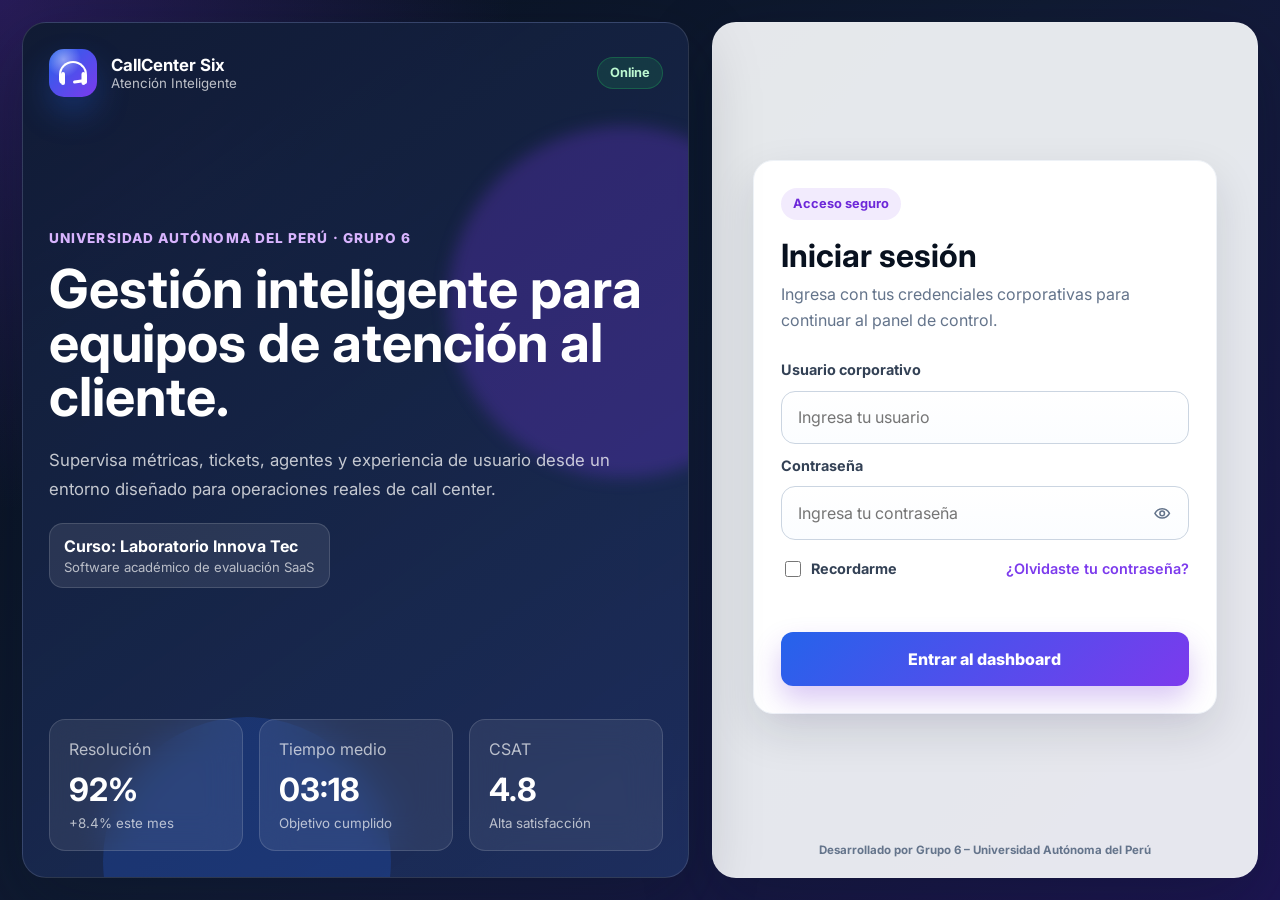
<file: index.html>
<!DOCTYPE html>
<html lang="es">
<head>
  <meta charset="UTF-8">
  <meta name="viewport" content="width=device-width, initial-scale=1.0">
  <title>CallCenter Six | Login</title>
  <link rel="preconnect" href="https://fonts.googleapis.com">
  <link rel="preconnect" href="https://fonts.gstatic.com" crossorigin>
  <link href="https://fonts.googleapis.com/css2?family=Inter:wght@400;500;600;700;800&display=swap" rel="stylesheet">
  <link rel="stylesheet" href="css/styles.css">
</head>
<body>
  <main class="login-shell">
    <section class="brand-panel" aria-label="Resumen del sistema">
      <nav class="login-nav">
        <div class="brand-mark">
          <span class="logo-mark" aria-hidden="true">
            <span class="headset-band"></span>
            <span class="headset-dot"></span>
          </span>
          <div>
            <strong>CallCenter Six</strong>
            <small>Atención Inteligente</small>
          </div>
        </div>
        <span class="status-pill">Online</span>
      </nav>

      <div class="hero-copy">
        <span class="eyebrow">Universidad Autónoma del Perú · Grupo 6</span>
        <h1>Gestión inteligente para equipos de atención al cliente.</h1>
        <p>
          Supervisa métricas, tickets, agentes y experiencia de usuario desde
          un entorno diseñado para operaciones reales de call center.
        </p>
        <div class="academic-chip">
          <strong>Curso: Laboratorio Innova Tec</strong>
          <span>Software académico de evaluación SaaS</span>
        </div>
      </div>

      <div class="ops-grid" aria-label="Indicadores operativos">
        <article>
          <span>Resolución</span>
          <strong>92%</strong>
          <small>+8.4% este mes</small>
        </article>
        <article>
          <span>Tiempo medio</span>
          <strong>03:18</strong>
          <small>Objetivo cumplido</small>
        </article>
        <article>
          <span>CSAT</span>
          <strong>4.8</strong>
          <small>Alta satisfacción</small>
        </article>
      </div>
    </section>

    <section class="login-panel" aria-label="Inicio de sesión">
      <div class="login-card">
        <div class="card-header">
          <span class="secure-badge">Acceso seguro</span>
          <h2>Iniciar sesión</h2>
          <p>Ingresa con tus credenciales corporativas para continuar al panel de control.</p>
        </div>

        <form id="loginForm" class="login-form" novalidate>
          <label for="username">Usuario corporativo</label>
          <input
            type="text"
            id="username"
            name="username"
            placeholder="Ingresa tu usuario"
            autocomplete="username"
            required
          >

          <label for="password">Contraseña</label>
          <div class="password-field">
            <input
              type="password"
              id="password"
              name="password"
              placeholder="Ingresa tu contraseña"
              autocomplete="current-password"
              minlength="6"
              required
            >
            <button type="button" id="togglePassword" class="password-toggle" aria-label="Mostrar contraseña" aria-pressed="false">
              <svg class="eye-open" viewBox="0 0 24 24" aria-hidden="true">
                <path d="M2.5 12s3.5-6 9.5-6 9.5 6 9.5 6-3.5 6-9.5 6-9.5-6-9.5-6Z"></path>
                <circle cx="12" cy="12" r="3"></circle>
              </svg>
              <svg class="eye-closed" viewBox="0 0 24 24" aria-hidden="true">
                <path d="M3 3l18 18"></path>
                <path d="M10.7 5.2A10.6 10.6 0 0 1 12 5c6 0 9.5 7 9.5 7a17 17 0 0 1-2.4 3.2"></path>
                <path d="M6.1 6.6C3.7 8.2 2.5 12 2.5 12s3.5 7 9.5 7c1.4 0 2.7-.4 3.8-1"></path>
                <path d="M9.9 9.9A3 3 0 0 0 14.1 14.1"></path>
              </svg>
            </button>
          </div>

          <div class="form-row">
            <label class="check-option">
              <input type="checkbox" id="remember">
              <span>Recordarme</span>
            </label>
            <a href="#" aria-label="Recuperar contraseña">¿Olvidaste tu contraseña?</a>
          </div>

          <p id="formMessage" class="form-message" aria-live="polite"></p>

          <button type="submit" class="primary-button">
            <span>Entrar al dashboard</span>
          </button>
        </form>
      </div>
      <footer class="login-footer">Desarrollado por Grupo 6 – Universidad Autónoma del Perú</footer>
    </section>
  </main>

  <script src="js/main.js"></script>
</body>
</html>
</file>
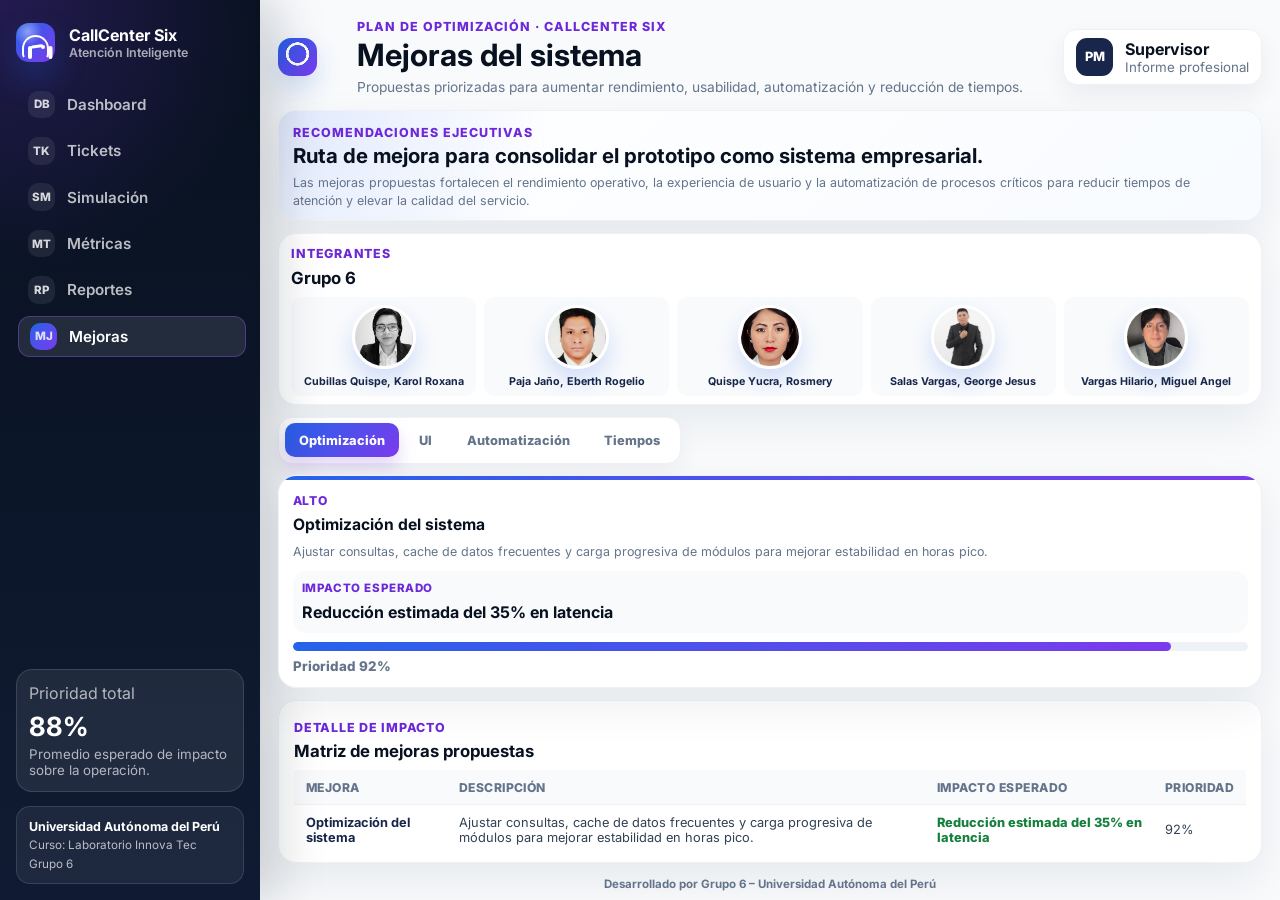
<file: pages/mejoras.html>
<!DOCTYPE html>
<html lang="es">
<head>
  <meta charset="UTF-8">
  <meta name="viewport" content="width=device-width, initial-scale=1.0">
  <title>Mejoras | CallCenter Six</title>
  <link rel="preconnect" href="https://fonts.googleapis.com">
  <link rel="preconnect" href="https://fonts.gstatic.com" crossorigin>
  <link href="https://fonts.googleapis.com/css2?family=Inter:wght@400;500;600;700;800&display=swap" rel="stylesheet">
  <link rel="stylesheet" href="../css/styles.css">
</head>
<body class="app-body">
  <div class="app-layout">
    <aside class="sidebar" aria-label="Navegación principal">
      <a class="app-brand" href="dashboard.html" aria-label="CallCenter Six">
        <span class="logo-mark small" aria-hidden="true"><span class="headset-band"></span><span class="headset-dot"></span></span>
        <span>
          <strong>CallCenter Six</strong>
          <small>Atención Inteligente</small>
        </span>
      </a>

      <nav class="side-nav">
        <a href="dashboard.html"><span>DB</span>Dashboard</a>
        <a href="tickets.html"><span>TK</span>Tickets</a>
        <a href="simulacion.html"><span>SM</span>Simulación</a>
        <a href="metricas.html"><span>MT</span>Métricas</a>
        <a href="reportes.html"><span>RP</span>Reportes</a>
        <a class="active" href="mejoras.html"><span>MJ</span>Mejoras</a>
      </nav>

      <div class="sidebar-card">
        <span>Prioridad total</span>
        <strong id="improvementPriority">--</strong>
        <small>Promedio esperado de impacto sobre la operación.</small>
      </div>
      <div class="academic-block">
        <strong>Universidad Autónoma del Perú</strong>
        <span>Curso: Laboratorio Innova Tec</span>
        <span>Grupo 6</span>
      </div>
    </aside>

    <main class="dashboard-main improvements-main">
      <header class="dashboard-header">
        <div>
          <span class="page-kicker">Plan de optimización · CallCenter Six</span>
          <h1>Mejoras del sistema</h1>
          <p>Propuestas priorizadas para aumentar rendimiento, usabilidad, automatización y reducción de tiempos.</p>
        </div>
        <div class="header-actions">
          <div class="user-chip">
            <span>PM</span>
            <div>
              <strong id="currentUser">Supervisor</strong>
              <small>Informe profesional</small>
            </div>
          </div>
        </div>
      </header>

      <section class="improvements-hero panel">
        <div>
          <span class="page-kicker">Recomendaciones ejecutivas</span>
          <h2>Ruta de mejora para consolidar el prototipo como sistema empresarial.</h2>
          <p id="improvementSummary">Cargando recomendaciones...</p>
        </div>
      </section>

      <section class="panel members-panel">
        <div class="panel-header">
          <div>
            <span>Integrantes</span>
            <h2>Grupo 6</h2>
          </div>
        </div>
        <div class="members-list">
          <article>
            <img class="member-photo" src="../assets/team/karol.jpg" alt="Foto de Karol Roxana Cubillas Quispe">
            <span>Cubillas Quispe, Karol Roxana</span>
          </article>
          <article>
            <img class="member-photo" src="../assets/team/eberth.jpg" alt="Foto de Eberth Rogelio Paja Jaño">
            <span>Paja Jaño, Eberth Rogelio</span>
          </article>
          <article>
            <img class="member-photo" src="../assets/team/rosmery.jpg" alt="Foto de Rosmery Quispe Yucra">
            <span>Quispe Yucra, Rosmery</span>
          </article>
          <article>
            <img class="member-photo" src="../assets/team/george.jpg" alt="Foto de George Jesus Salas Vargas">
            <span>Salas Vargas, George Jesus</span>
          </article>
          <article>
            <img class="member-photo" src="../assets/team/miguel.jpg" alt="Foto de Miguel Angel Vargas Hilario">
            <span>Vargas Hilario, Miguel Angel</span>
          </article>
        </div>
      </section>

      <nav class="subtabs" aria-label="Tipos de mejoras">
        <button class="active" type="button" data-improvement-tab="0">Optimización</button>
        <button type="button" data-improvement-tab="1">UI</button>
        <button type="button" data-improvement-tab="2">Automatización</button>
        <button type="button" data-improvement-tab="3">Tiempos</button>
      </nav>

      <section class="improvements-grid" id="improvementsGrid" aria-label="Lista de mejoras propuestas"></section>

      <section class="panel improvement-report">
        <div class="panel-header">
          <div>
            <span>Detalle de impacto</span>
            <h2>Matriz de mejoras propuestas</h2>
          </div>
        </div>
        <div class="table-scroll">
          <table class="tickets-table report-table">
            <thead>
              <tr>
                <th>Mejora</th>
                <th>Descripción</th>
                <th>Impacto esperado</th>
                <th>Prioridad</th>
              </tr>
            </thead>
            <tbody id="improvementsTableBody"></tbody>
          </table>
        </div>
      </section>
      <footer class="app-footer">Desarrollado por Grupo 6 – Universidad Autónoma del Perú</footer>
    </main>
  </div>

  <script src="../js/main.js"></script>
</body>
</html>
</file>
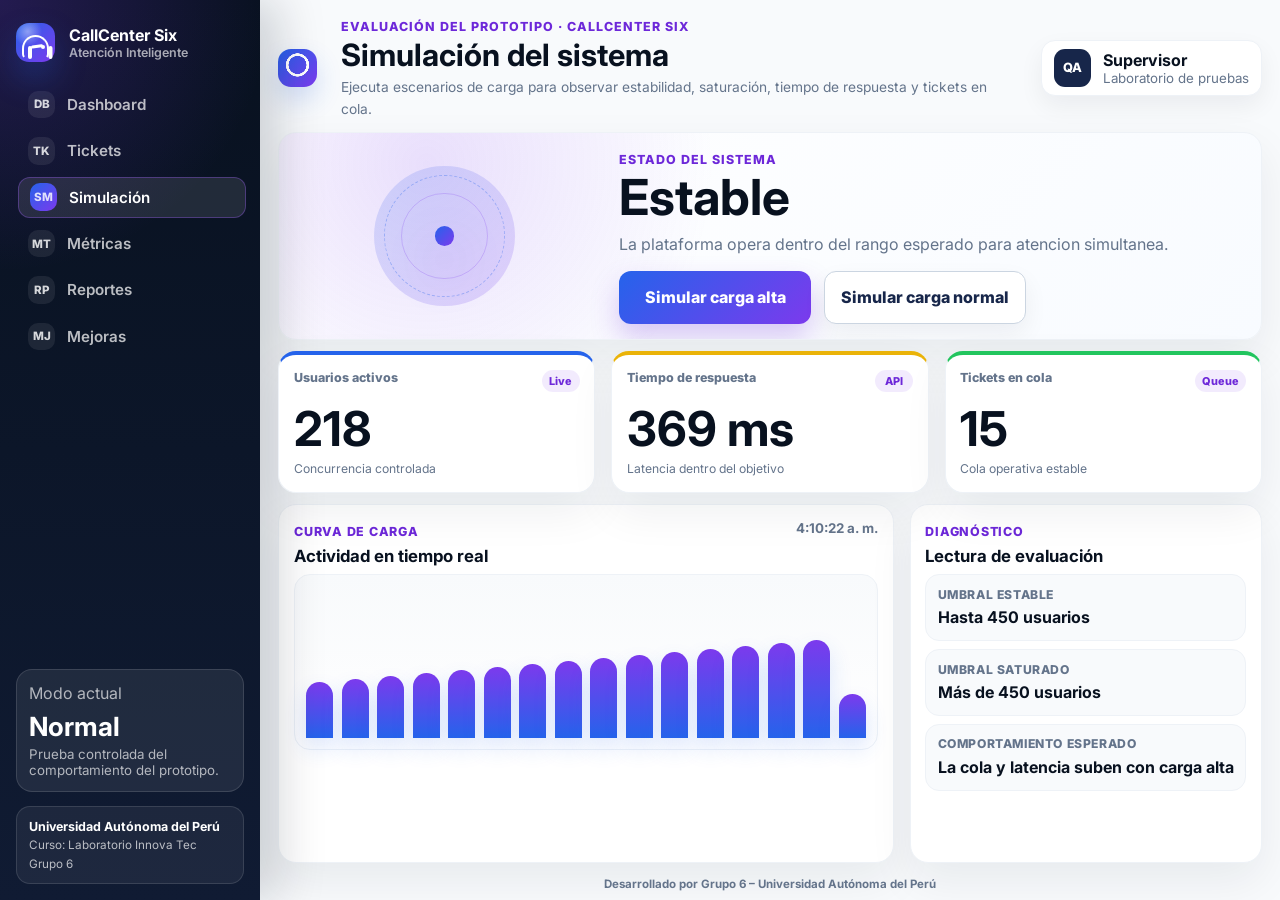
<file: pages/simulacion.html>
<!DOCTYPE html>
<html lang="es">
<head>
  <meta charset="UTF-8">
  <meta name="viewport" content="width=device-width, initial-scale=1.0">
  <title>Simulación | CallCenter Six</title>
  <link rel="preconnect" href="https://fonts.googleapis.com">
  <link rel="preconnect" href="https://fonts.gstatic.com" crossorigin>
  <link href="https://fonts.googleapis.com/css2?family=Inter:wght@400;500;600;700;800&display=swap" rel="stylesheet">
  <link rel="stylesheet" href="../css/styles.css">
</head>
<body class="app-body">
  <div class="app-layout">
    <aside class="sidebar" aria-label="Navegación principal">
      <a class="app-brand" href="dashboard.html" aria-label="CallCenter Six">
        <span class="logo-mark small" aria-hidden="true"><span class="headset-band"></span><span class="headset-dot"></span></span>
        <span>
          <strong>CallCenter Six</strong>
          <small>Atención Inteligente</small>
        </span>
      </a>

      <nav class="side-nav">
        <a href="dashboard.html"><span>DB</span>Dashboard</a>
        <a href="tickets.html"><span>TK</span>Tickets</a>
        <a class="active" href="simulacion.html"><span>SM</span>Simulación</a>
        <a href="metricas.html"><span>MT</span>Métricas</a>
        <a href="reportes.html"><span>RP</span>Reportes</a>
        <a href="mejoras.html"><span>MJ</span>Mejoras</a>
      </nav>

      <div class="sidebar-card">
        <span>Modo actual</span>
        <strong id="simulationMode">Normal</strong>
        <small>Prueba controlada del comportamiento del prototipo.</small>
      </div>
      <div class="academic-block">
        <strong>Universidad Autónoma del Perú</strong>
        <span>Curso: Laboratorio Innova Tec</span>
        <span>Grupo 6</span>
      </div>
    </aside>

    <main class="dashboard-main simulation-main">
      <header class="dashboard-header">
        <div>
          <span class="page-kicker">Evaluación del prototipo · CallCenter Six</span>
          <h1>Simulación del sistema</h1>
          <p>Ejecuta escenarios de carga para observar estabilidad, saturación, tiempo de respuesta y tickets en cola.</p>
        </div>
        <div class="header-actions">
          <div class="user-chip">
            <span>QA</span>
            <div>
              <strong id="currentUser">Supervisor</strong>
              <small>Laboratorio de pruebas</small>
            </div>
          </div>
        </div>
      </header>

      <section class="simulation-hero panel">
        <div class="system-orb" id="systemOrb" aria-hidden="true">
          <span></span>
        </div>

        <div class="simulation-state">
          <span class="page-kicker">Estado del sistema</span>
          <h2 id="systemStatus">Estable</h2>
          <p id="systemNarrative">La plataforma opera dentro del rango esperado para atención simultánea.</p>
          <div class="simulation-actions">
            <button class="primary-button" type="button" id="simulateHigh">Simular carga alta</button>
            <button class="ghost-button" type="button" id="simulateNormal">Simular carga normal</button>
          </div>
        </div>
      </section>

      <section class="simulation-grid" aria-label="Métricas de simulación">
        <article class="kpi-card simulation-card">
          <div class="kpi-top">
            <span>Usuarios activos</span>
            <i>Live</i>
          </div>
          <strong id="activeUsers">--</strong>
          <small id="activeUsersTrend">Simulación lista</small>
        </article>

        <article class="kpi-card simulation-card">
          <div class="kpi-top">
            <span>Tiempo de respuesta</span>
            <i>API</i>
          </div>
          <strong id="responseTime">--</strong>
          <small id="responseTrend">Monitoreo en milisegundos</small>
        </article>

        <article class="kpi-card simulation-card">
          <div class="kpi-top">
            <span>Tickets en cola</span>
            <i>Queue</i>
          </div>
          <strong id="queuedTickets">--</strong>
          <small id="queueTrend">Casos esperando asignación</small>
        </article>
      </section>

      <section class="simulation-detail-grid">
        <article class="panel load-panel">
          <div class="panel-header">
            <div>
              <span>Curva de carga</span>
              <h2>Actividad en tiempo real</h2>
            </div>
            <small id="simulationClock">--:--:--</small>
          </div>
          <div class="load-bars" id="loadBars" aria-label="Barras de carga del sistema"></div>
        </article>

        <article class="panel">
          <div class="panel-header">
            <div>
              <span>Diagnóstico</span>
              <h2>Lectura de evaluación</h2>
            </div>
          </div>
          <div class="diagnostic-list">
            <div>
              <span>Umbral estable</span>
              <strong>Hasta 450 usuarios</strong>
            </div>
            <div>
              <span>Umbral saturado</span>
              <strong>Más de 450 usuarios</strong>
            </div>
            <div>
              <span>Comportamiento esperado</span>
              <strong>La cola y latencia suben con carga alta</strong>
            </div>
          </div>
        </article>
      </section>
      <footer class="app-footer">Desarrollado por Grupo 6 – Universidad Autónoma del Perú</footer>
    </main>
  </div>

  <script src="../js/main.js"></script>
</body>
</html>
</file>
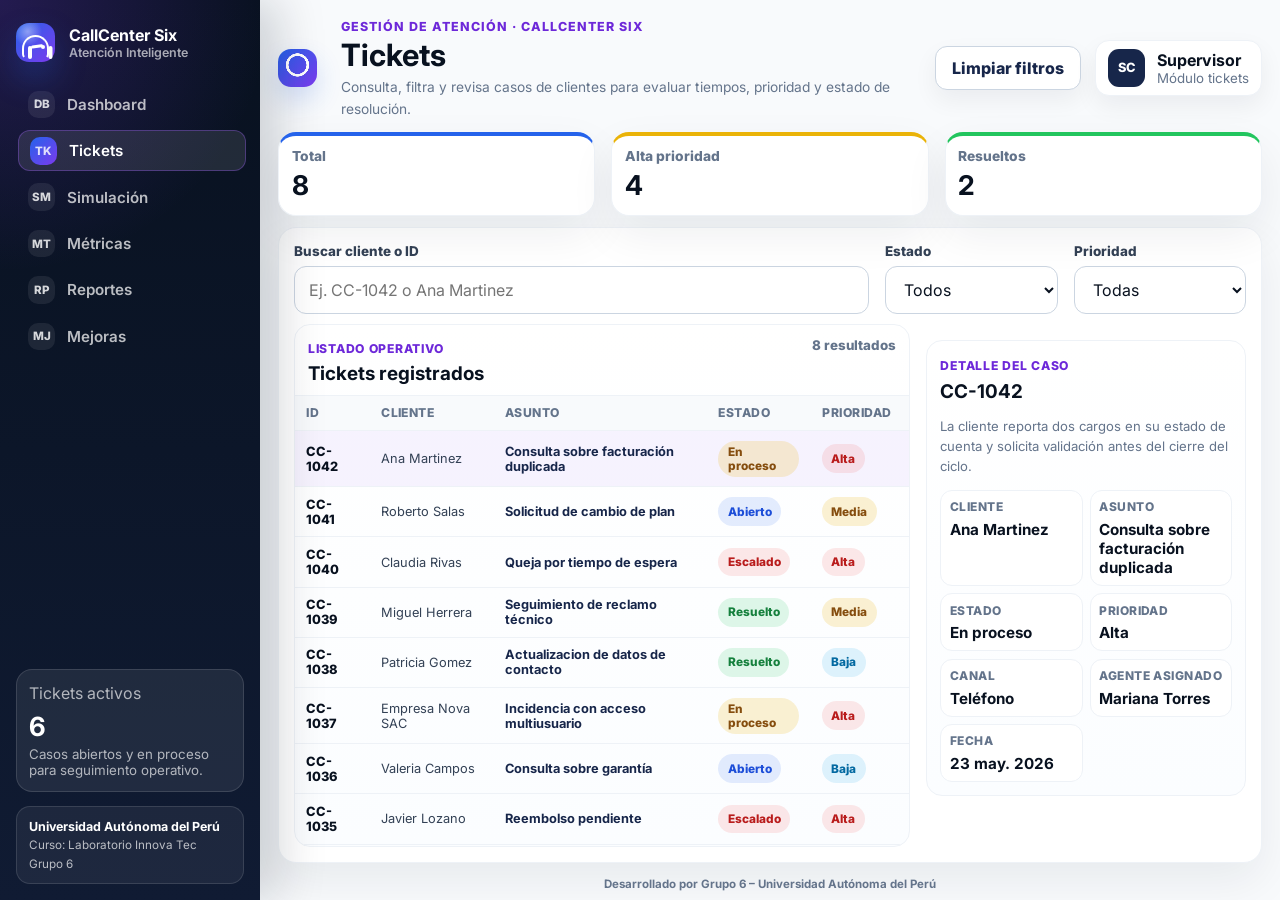
<file: pages/tickets.html>
<!DOCTYPE html>
<html lang="es">
<head>
  <meta charset="UTF-8">
  <meta name="viewport" content="width=device-width, initial-scale=1.0">
  <title>Tickets | CallCenter Six</title>
  <link rel="preconnect" href="https://fonts.googleapis.com">
  <link rel="preconnect" href="https://fonts.gstatic.com" crossorigin>
  <link href="https://fonts.googleapis.com/css2?family=Inter:wght@400;500;600;700;800&display=swap" rel="stylesheet">
  <link rel="stylesheet" href="../css/styles.css">
</head>
<body class="app-body">
  <div class="app-layout">
    <aside class="sidebar" aria-label="Navegación principal">
      <a class="app-brand" href="dashboard.html" aria-label="CallCenter Six">
        <span class="logo-mark small" aria-hidden="true"><span class="headset-band"></span><span class="headset-dot"></span></span>
        <span>
          <strong>CallCenter Six</strong>
          <small>Atención Inteligente</small>
        </span>
      </a>

      <nav class="side-nav">
        <a href="dashboard.html"><span>DB</span>Dashboard</a>
        <a class="active" href="tickets.html"><span>TK</span>Tickets</a>
        <a href="simulacion.html"><span>SM</span>Simulación</a>
        <a href="metricas.html"><span>MT</span>Métricas</a>
        <a href="reportes.html"><span>RP</span>Reportes</a>
        <a href="mejoras.html"><span>MJ</span>Mejoras</a>
      </nav>

      <div class="sidebar-card">
        <span>Tickets activos</span>
        <strong id="ticketsActiveCount">--</strong>
        <small>Casos abiertos y en proceso para seguimiento operativo.</small>
      </div>
      <div class="academic-block">
        <strong>Universidad Autónoma del Perú</strong>
        <span>Curso: Laboratorio Innova Tec</span>
        <span>Grupo 6</span>
      </div>
    </aside>

    <main class="dashboard-main tickets-main">
      <header class="dashboard-header">
        <div>
          <span class="page-kicker">Gestión de atención · CallCenter Six</span>
          <h1>Tickets</h1>
          <p>Consulta, filtra y revisa casos de clientes para evaluar tiempos, prioridad y estado de resolución.</p>
        </div>
        <div class="header-actions">
          <button class="ghost-button" type="button" id="clearTicketFilters">Limpiar filtros</button>
          <div class="user-chip">
            <span>SC</span>
            <div>
              <strong id="currentUser">Supervisor</strong>
              <small>Módulo tickets</small>
            </div>
          </div>
        </div>
      </header>

      <section class="ticket-summary" aria-label="Resumen de tickets">
        <article>
          <span>Total</span>
          <strong id="ticketTotal">--</strong>
        </article>
        <article>
          <span>Alta prioridad</span>
          <strong id="ticketHighPriority">--</strong>
        </article>
        <article>
          <span>Resueltos</span>
          <strong id="ticketResolved">--</strong>
        </article>
      </section>

      <section class="panel ticket-workspace">
        <div class="ticket-toolbar">
          <label class="search-control" for="ticketSearch">
            <span>Buscar cliente o ID</span>
            <input id="ticketSearch" type="search" placeholder="Ej. CC-1042 o Ana Martinez">
          </label>

          <label for="statusFilter">
            <span>Estado</span>
            <select id="statusFilter">
              <option value="todos">Todos</option>
              <option value="Abierto">Abierto</option>
              <option value="En proceso">En proceso</option>
              <option value="Escalado">Escalado</option>
              <option value="Resuelto">Resuelto</option>
            </select>
          </label>

          <label for="priorityFilter">
            <span>Prioridad</span>
            <select id="priorityFilter">
              <option value="todas">Todas</option>
              <option value="Alta">Alta</option>
              <option value="Media">Media</option>
              <option value="Baja">Baja</option>
            </select>
          </label>
        </div>

        <div class="ticket-content">
          <div class="table-card">
            <div class="table-header">
              <div>
                <span>Listado operativo</span>
                <h2>Tickets registrados</h2>
              </div>
              <small id="ticketResultCount">-- resultados</small>
            </div>

            <div class="table-scroll">
              <table class="tickets-table">
                <thead>
                  <tr>
                    <th>ID</th>
                    <th>Cliente</th>
                    <th>Asunto</th>
                    <th>Estado</th>
                    <th>Prioridad</th>
                    <th>Fecha</th>
                  </tr>
                </thead>
                <tbody id="ticketsTableBody"></tbody>
              </table>
            </div>
          </div>

          <aside class="ticket-detail" id="ticketDetail" aria-label="Detalle de ticket">
            <span class="detail-kicker">Detalle del caso</span>
            <h2>Selecciona un ticket</h2>
            <p>Haz click en cualquier fila para revisar información del cliente, estado, prioridad y descripción del caso.</p>
          </aside>
        </div>
      </section>
      <footer class="app-footer">Desarrollado por Grupo 6 – Universidad Autónoma del Perú</footer>
    </main>
  </div>

  <script src="../js/main.js"></script>
</body>
</html>
</file>
<file: css/styles.css>
:root {
  --navy-950: #08111f;
  --navy-900: #101b33;
  --navy-800: #17264a;
  --navy-700: #203467;
  --purple-700: #6d28d9;
  --purple-600: #7c3aed;
  --purple-500: #9b5cf6;
  --blue-500: #2563eb;
  --white: #ffffff;
  --slate-50: #f8fafc;
  --slate-100: #eef2f7;
  --slate-300: #cbd5e1;
  --slate-500: #64748b;
  --slate-700: #334155;
  --success: #22c55e;
  --danger: #ef4444;
  --shadow: 0 24px 70px rgba(8, 17, 31, 0.28);
  --info: #2563eb;
  --warning: #eab308;
}

* {
  box-sizing: border-box;
}

html,
body {
  height: 100%;
}

body {
  margin: 0;
  min-height: 100vh;
  font-family: "Inter", Arial, sans-serif;
  color: var(--navy-950);
  background:
    radial-gradient(circle at top left, rgba(124, 58, 237, 0.28), transparent 32rem),
    linear-gradient(135deg, #07101e 0%, #101b33 48%, #1d1552 100%);
  overflow: hidden;
}

a {
  color: var(--purple-600);
  font-weight: 600;
  text-decoration: none;
}

.login-shell {
  display: grid;
  grid-template-columns: minmax(0, 1.1fr) minmax(24rem, 0.9fr);
  height: 100vh;
  min-height: 0;
  padding: 1.4rem;
  gap: 1.4rem;
  overflow: hidden;
}

.brand-panel,
.login-panel {
  border: 1px solid rgba(255, 255, 255, 0.12);
}

.brand-panel {
  position: relative;
  overflow: hidden;
  display: flex;
  flex-direction: column;
  justify-content: space-between;
  min-height: 0;
  height: calc(100vh - 2.8rem);
  padding: 1.6rem;
  color: var(--white);
  border-radius: 24px;
  background:
    linear-gradient(145deg, rgba(16, 27, 51, 0.96), rgba(32, 52, 103, 0.78));
  box-shadow: var(--shadow);
}

.brand-panel::before,
.brand-panel::after {
  content: "";
  position: absolute;
  border-radius: 999px;
  pointer-events: none;
}

.brand-panel::before {
  width: 22rem;
  height: 22rem;
  right: -7rem;
  top: 12%;
  background: rgba(124, 58, 237, 0.26);
  filter: blur(8px);
}

.brand-panel::after {
  width: 18rem;
  height: 18rem;
  left: 12%;
  bottom: -8rem;
  background: rgba(37, 99, 235, 0.22);
}

.login-nav,
.hero-copy,
.ops-grid {
  position: relative;
  z-index: 1;
}

.login-nav {
  display: flex;
  align-items: center;
  justify-content: space-between;
  gap: 1rem;
}

.brand-mark {
  display: flex;
  align-items: center;
  gap: 0.85rem;
}

.brand-icon {
  display: grid;
  width: 3rem;
  height: 3rem;
  place-items: center;
  border-radius: 14px;
  background: linear-gradient(135deg, var(--blue-500), var(--purple-600));
  font-weight: 800;
  letter-spacing: 0;
}

.logo-mark {
  position: relative;
  display: grid;
  width: 3rem;
  height: 3rem;
  place-items: center;
  flex: 0 0 auto;
  border-radius: 15px;
  background:
    radial-gradient(circle at 30% 22%, rgba(255, 255, 255, 0.42), transparent 35%),
    linear-gradient(135deg, var(--blue-500), var(--purple-600));
  box-shadow: 0 16px 32px rgba(37, 99, 235, 0.28);
}

.logo-mark.small {
  width: 2.45rem;
  height: 2.45rem;
  border-radius: 13px;
}

.logo-mark::before,
.logo-mark::after,
.headset-band,
.headset-dot {
  content: "";
  position: absolute;
  pointer-events: none;
}

.logo-mark::before {
  width: 1.45rem;
  height: 1.25rem;
  border: 0.18rem solid #ffffff;
  border-bottom-color: transparent;
  border-radius: 1.2rem 1.2rem 0.45rem 0.45rem;
  top: 0.72rem;
}

.logo-mark::after {
  width: 0.26rem;
  height: 0.78rem;
  left: 0.72rem;
  top: 1.45rem;
  border-radius: 999px;
  background: #ffffff;
  box-shadow: 1.28rem 0 0 #ffffff;
}

.headset-band {
  width: 0.72rem;
  height: 0.18rem;
  right: 0.78rem;
  bottom: 0.88rem;
  border-radius: 999px;
  background: #ffffff;
  transform: rotate(-8deg);
}

.headset-dot {
  width: 0.28rem;
  height: 0.28rem;
  right: 0.62rem;
  bottom: 0.82rem;
  border-radius: 999px;
  background: #ffffff;
}

.academic-chip {
  display: grid;
  width: fit-content;
  gap: 0.2rem;
  margin-top: 1.25rem;
  padding: 0.75rem 0.9rem;
  border: 1px solid rgba(255, 255, 255, 0.14);
  border-radius: 14px;
  background: rgba(255, 255, 255, 0.09);
}

.academic-chip strong,
.academic-chip span {
  display: block;
}

.academic-chip span {
  color: rgba(255, 255, 255, 0.68);
  font-size: 0.82rem;
}

.brand-mark strong,
.brand-mark small {
  display: block;
}

.brand-mark strong {
  font-size: 1.05rem;
}

.brand-mark small {
  color: rgba(255, 255, 255, 0.72);
}

.status-pill,
.secure-badge {
  display: inline-flex;
  align-items: center;
  width: fit-content;
  min-height: 2rem;
  padding: 0.35rem 0.75rem;
  border-radius: 999px;
  font-size: 0.8rem;
  font-weight: 700;
}

.status-pill {
  color: #bbf7d0;
  background: rgba(34, 197, 94, 0.14);
  border: 1px solid rgba(34, 197, 94, 0.28);
}

.hero-copy {
  max-width: 45rem;
  padding: clamp(2.2rem, 6vh, 4.4rem) 0;
}

.eyebrow {
  display: inline-block;
  margin-bottom: 1rem;
  color: #d8b4fe;
  font-size: 0.85rem;
  font-weight: 800;
  text-transform: uppercase;
  letter-spacing: 0.08em;
}

.hero-copy h1 {
  margin: 0;
  font-size: clamp(2rem, 4.2vw, 4.6rem);
  line-height: 1;
  letter-spacing: 0;
}

.hero-copy p {
  max-width: 38rem;
  margin: 1.4rem 0 0;
  color: rgba(255, 255, 255, 0.75);
  font-size: 1.05rem;
  line-height: 1.7;
}

.ops-grid {
  display: grid;
  grid-template-columns: repeat(3, minmax(0, 1fr));
  gap: 1rem;
}

.ops-grid article {
  min-height: 8rem;
  padding: 1.2rem;
  border: 1px solid rgba(255, 255, 255, 0.14);
  border-radius: 16px;
  background: rgba(255, 255, 255, 0.08);
  backdrop-filter: blur(18px);
}

.ops-grid span,
.ops-grid small {
  display: block;
  color: rgba(255, 255, 255, 0.68);
}

.ops-grid strong {
  display: block;
  margin: 0.7rem 0 0.35rem;
  font-size: 2rem;
}

.login-panel {
  display: grid;
  grid-template-rows: minmax(0, 1fr) auto;
  min-height: 0;
  height: calc(100vh - 2.8rem);
  place-items: center;
  padding: 1.2rem;
  border-radius: 24px;
  background: rgba(248, 250, 252, 0.92);
  box-shadow: var(--shadow);
}

.login-card {
  width: min(100%, 29rem);
  padding: clamp(1.45rem, 3vh, 2.1rem);
  border: 1px solid var(--slate-100);
  border-radius: 20px;
  background: var(--white);
  box-shadow: 0 18px 45px rgba(15, 23, 42, 0.12);
}

.secure-badge {
  color: var(--purple-700);
  background: rgba(124, 58, 237, 0.1);
}

.card-header h2 {
  margin: 1.15rem 0 0.55rem;
  color: var(--navy-950);
  font-size: 2rem;
  line-height: 1.1;
}

.card-header p {
  margin: 0 0 1.75rem;
  color: var(--slate-500);
  line-height: 1.6;
}

.login-form {
  display: grid;
  gap: 0.78rem;
}

.login-form label {
  color: var(--slate-700);
  font-size: 0.9rem;
  font-weight: 700;
}

.login-form input[type="text"],
.login-form input[type="password"],
.password-field {
  width: 100%;
}

.login-form input[type="text"],
.login-form input[type="password"] {
  min-height: 3.35rem;
  padding: 0 1rem;
  border: 1px solid var(--slate-300);
  border-radius: 14px;
  color: var(--navy-950);
  background: linear-gradient(180deg, #ffffff, #fbfdff);
  font: inherit;
  outline: none;
  transition: border-color 180ms ease, box-shadow 180ms ease, background 180ms ease;
}

.login-form input:focus {
  border-color: var(--purple-600);
  background: var(--white);
  box-shadow: 0 0 0 4px rgba(124, 58, 237, 0.14), 0 14px 28px rgba(15, 23, 42, 0.06);
}

.password-field {
  position: relative;
  display: flex;
  align-items: center;
}

.password-field input {
  padding-right: 3.75rem;
}

.password-toggle {
  position: absolute;
  top: 50%;
  right: 0.5rem;
  display: grid;
  width: 2.35rem;
  height: 2.35rem;
  min-width: 2.35rem;
  place-items: center;
  border: 0;
  border-radius: 12px;
  color: var(--slate-500);
  background: transparent;
  cursor: pointer;
  transform: translateY(-50%);
  transition: color 180ms ease, background 180ms ease, transform 180ms ease;
}

.password-field:focus-within .password-toggle {
  color: var(--purple-700);
}

.password-toggle:hover {
  color: var(--purple-700);
  background: rgba(124, 58, 237, 0.1);
}

.password-toggle:active {
  transform: translateY(-50%) scale(0.94);
}

.password-toggle svg {
  grid-area: 1 / 1;
  width: 1.15rem;
  height: 1.15rem;
  fill: none;
  stroke: currentColor;
  stroke-linecap: round;
  stroke-linejoin: round;
  stroke-width: 2;
  transition: opacity 180ms ease, transform 180ms ease;
}

.password-toggle .eye-closed {
  opacity: 0;
  transform: scale(0.72) rotate(-10deg);
}

.password-toggle.is-visible .eye-open {
  opacity: 0;
  transform: scale(0.72) rotate(10deg);
}

.password-toggle.is-visible .eye-closed {
  opacity: 1;
  transform: scale(1) rotate(0);
}

.form-row {
  display: flex;
  align-items: center;
  justify-content: space-between;
  gap: 1rem;
  margin: 0.35rem 0;
  font-size: 0.9rem;
}

.check-option {
  display: flex;
  align-items: center;
  gap: 0.45rem;
}

.check-option input {
  width: 1rem;
  height: 1rem;
  accent-color: var(--purple-600);
}

.form-message {
  min-height: 1.35rem;
  margin: 0;
  padding: 0;
  color: var(--danger);
  font-size: 0.9rem;
  font-weight: 700;
  opacity: 0;
  transform: translateY(-3px);
  transition: opacity 180ms ease, transform 180ms ease;
}

.form-message:not(:empty) {
  opacity: 1;
  transform: translateY(0);
}

.form-message.success {
  color: var(--success);
}

.primary-button {
  display: inline-flex;
  align-items: center;
  justify-content: center;
  width: 100%;
  min-height: 3.35rem;
  border: 0;
  border-radius: 12px;
  color: var(--white);
  background: linear-gradient(135deg, var(--blue-500), var(--purple-600));
  font: inherit;
  font-weight: 800;
  cursor: pointer;
  box-shadow: 0 14px 28px rgba(109, 40, 217, 0.25);
  transition: transform 180ms ease, box-shadow 180ms ease;
}

.primary-button:hover {
  transform: translateY(-1px);
  box-shadow: 0 18px 32px rgba(109, 40, 217, 0.32);
}

.primary-button:disabled {
  cursor: wait;
  opacity: 0.75;
  transform: none;
}

@media (max-width: 980px) {
  .login-shell {
    grid-template-columns: 1fr;
    padding: 1rem;
  }

  .brand-panel,
  .login-panel {
    min-height: auto;
  }

  .hero-copy {
    padding: 4rem 0;
  }
}

@media (max-width: 680px) {
  .brand-panel,
  .login-panel,
  .login-card {
    border-radius: 18px;
  }

  .brand-panel,
  .login-panel {
    padding: 1.25rem;
  }

  .ops-grid {
    grid-template-columns: 1fr;
  }

  .form-row {
    align-items: flex-start;
    flex-direction: column;
  }
}

.app-body {
  background: var(--slate-50);
}

.app-layout {
  display: grid;
  grid-template-columns: 16.25rem minmax(0, 1fr);
  min-height: 100vh;
  height: 100vh;
  overflow: hidden;
}

.sidebar {
  position: sticky;
  top: 0;
  display: flex;
  flex-direction: column;
  gap: 0.9rem;
  height: 100vh;
  padding: 1rem;
  color: var(--white);
  background:
    radial-gradient(circle at top left, rgba(124, 58, 237, 0.24), transparent 17rem),
    linear-gradient(180deg, var(--navy-950), var(--navy-900));
  box-shadow: 18px 0 45px rgba(8, 17, 31, 0.18);
}

.app-brand {
  display: flex;
  align-items: center;
  gap: 0.85rem;
  min-height: 3.35rem;
  color: var(--white);
}

.app-brand strong,
.app-brand small {
  display: block;
}

.app-brand small {
  color: rgba(255, 255, 255, 0.64);
  font-size: 0.78rem;
}

.side-nav {
  display: grid;
  gap: 0.35rem;
}

.side-nav a {
  display: flex;
  align-items: center;
  gap: 0.75rem;
  min-height: 2.55rem;
  padding: 0 0.68rem;
  border: 1px solid transparent;
  border-radius: 12px;
  color: rgba(255, 255, 255, 0.72);
  font-size: 0.95rem;
  transition: color 180ms ease, background 180ms ease, transform 180ms ease;
}

.side-nav a span {
  display: grid;
  width: 1.72rem;
  height: 1.72rem;
  place-items: center;
  border-radius: 10px;
  background: rgba(255, 255, 255, 0.08);
  color: rgba(255, 255, 255, 0.82);
  font-size: 0.72rem;
  font-weight: 800;
}

.side-nav a:hover,
.side-nav a.active {
  color: var(--white);
  background: rgba(255, 255, 255, 0.1);
  transform: translateX(2px);
}

.side-nav a.active {
  border-color: rgba(155, 92, 246, 0.35);
}

.side-nav a.active span {
  background: linear-gradient(135deg, var(--blue-500), var(--purple-600));
}

.sidebar-card {
  margin-top: auto;
  padding: 0.78rem;
  border: 1px solid rgba(255, 255, 255, 0.12);
  border-radius: 16px;
  background: rgba(255, 255, 255, 0.08);
}

.sidebar-card span,
.sidebar-card small {
  display: block;
  color: rgba(255, 255, 255, 0.66);
}

.sidebar-card strong {
  display: block;
  margin: 0.45rem 0 0.28rem;
  font-size: 1.65rem;
}

.academic-block {
  display: grid;
  gap: 0.25rem;
  padding: 0.72rem;
  border: 1px solid rgba(255, 255, 255, 0.12);
  border-radius: 14px;
  color: rgba(255, 255, 255, 0.7);
  background: rgba(255, 255, 255, 0.06);
  font-size: 0.73rem;
  line-height: 1.25;
}

.academic-block strong {
  color: var(--white);
  font-size: 0.78rem;
}

.dashboard-main {
  min-width: 0;
  display: flex;
  flex-direction: column;
  gap: 0.72rem;
  height: 100vh;
  min-height: 0;
  overflow: hidden;
  padding: 0.95rem 1.15rem 0.55rem;
}

.dashboard-header {
  display: flex;
  align-items: center;
  justify-content: space-between;
  gap: 1.5rem;
  min-height: 4rem;
  margin-bottom: 0;
}

.dashboard-header::before {
  content: "";
  display: block;
  width: 2.4rem;
  height: 2.4rem;
  flex: 0 0 auto;
  border-radius: 13px;
  background:
    radial-gradient(circle at 50% 42%, transparent 30%, #ffffff 31% 39%, transparent 40%),
    linear-gradient(135deg, var(--blue-500), var(--purple-600));
  box-shadow: 0 12px 26px rgba(37, 99, 235, 0.18);
}

.page-kicker {
  color: var(--purple-700);
  font-size: 0.78rem;
  font-weight: 800;
  text-transform: uppercase;
  letter-spacing: 0.08em;
}

.dashboard-header h1 {
  margin: 0.3rem 0 0.35rem;
  color: var(--navy-950);
  font-size: clamp(1.42rem, 2.4vw, 2.15rem);
  line-height: 1;
}

.dashboard-header p {
  max-width: 45rem;
  margin: 0;
  color: var(--slate-500);
  line-height: 1.6;
  font-size: 0.86rem;
}

.dashboard-tabs {
  display: inline-flex;
  width: fit-content;
  gap: 0.35rem;
  padding: 0.32rem;
  border: 1px solid var(--slate-100);
  border-radius: 14px;
  background: var(--white);
  box-shadow: 0 10px 24px rgba(15, 23, 42, 0.05);
}

.dashboard-tabs button {
  min-height: 2.2rem;
  padding: 0 0.9rem;
  border: 0;
  border-radius: 10px;
  color: var(--slate-500);
  background: transparent;
  font: inherit;
  font-size: 0.82rem;
  font-weight: 800;
  cursor: pointer;
  transition: color 180ms ease, background 180ms ease, transform 180ms ease;
}

.dashboard-tabs button:hover {
  color: var(--purple-700);
  background: rgba(124, 58, 237, 0.08);
}

.dashboard-tabs button.active {
  color: var(--white);
  background: linear-gradient(135deg, var(--blue-500), var(--purple-600));
  box-shadow: 0 10px 18px rgba(109, 40, 217, 0.18);
}

[data-dashboard-section][hidden] {
  display: none !important;
}

.header-actions {
  display: flex;
  align-items: center;
  gap: 0.85rem;
  flex-shrink: 0;
}

.ghost-button {
  min-height: 2.75rem;
  padding: 0 1rem;
  border: 1px solid var(--slate-300);
  border-radius: 12px;
  color: var(--navy-800);
  background: var(--white);
  font: inherit;
  font-weight: 800;
  cursor: pointer;
  box-shadow: 0 10px 25px rgba(15, 23, 42, 0.06);
  transition: transform 180ms ease, box-shadow 180ms ease;
}

.ghost-button:hover {
  transform: translateY(-1px);
  box-shadow: 0 14px 30px rgba(15, 23, 42, 0.1);
}

.user-chip {
  display: flex;
  align-items: center;
  gap: 0.7rem;
  min-height: 3.4rem;
  padding: 0.5rem 0.75rem;
  border: 1px solid var(--slate-100);
  border-radius: 14px;
  background: var(--white);
  box-shadow: 0 10px 24px rgba(15, 23, 42, 0.06);
}

.user-chip > span {
  display: grid;
  width: 2.35rem;
  height: 2.35rem;
  place-items: center;
  border-radius: 11px;
  color: var(--white);
  background: var(--navy-800);
  font-size: 0.8rem;
  font-weight: 800;
}

.user-chip strong,
.user-chip small {
  display: block;
}

.user-chip small {
  color: var(--slate-500);
}

.kpi-grid {
  display: grid;
  grid-template-columns: repeat(3, minmax(0, 1fr));
  gap: 0.85rem;
  margin-bottom: 0;
}

.kpi-card,
.panel {
  border: 1px solid var(--slate-100);
  border-radius: 18px;
  background: var(--white);
  box-shadow: 0 18px 45px rgba(15, 23, 42, 0.07);
}

.kpi-card {
  min-height: 7.35rem;
  padding: 0.9rem;
  animation: cardIn 520ms ease both;
  transition: transform 180ms ease, box-shadow 180ms ease;
}

.kpi-card:hover,
.panel:hover {
  transform: translateY(-2px);
  box-shadow: 0 22px 52px rgba(15, 23, 42, 0.1);
}

.kpi-card:nth-child(2) {
  animation-delay: 60ms;
}

.kpi-card:nth-child(3) {
  animation-delay: 120ms;
}

.kpi-card:nth-child(4) {
  animation-delay: 180ms;
}

.kpi-card:nth-child(5) {
  animation-delay: 240ms;
}

.kpi-top {
  display: flex;
  align-items: flex-start;
  justify-content: space-between;
  gap: 0.65rem;
}

.kpi-top span {
  color: var(--slate-500);
  font-size: 0.78rem;
  font-weight: 800;
}

.kpi-top i {
  min-width: 2.4rem;
  padding: 0.25rem 0.45rem;
  border-radius: 999px;
  color: var(--purple-700);
  background: rgba(124, 58, 237, 0.1);
  font-size: 0.68rem;
  font-style: normal;
  font-weight: 800;
  text-align: center;
}

.kpi-card strong {
  display: block;
  margin-top: 0.8rem;
  color: var(--navy-950);
  font-size: clamp(1.45rem, 2.4vw, 2rem);
  line-height: 1;
}

.kpi-card small {
  display: block;
  margin-top: 0.45rem;
  font-size: 0.76rem;
  color: var(--slate-500);
  line-height: 1.45;
}

.dashboard-grid {
  display: grid;
  grid-template-columns: minmax(0, 1.55fr) minmax(22rem, 0.75fr);
  gap: 0.85rem;
  flex: 1;
  min-height: 0;
}

.panel {
  min-width: 0;
  padding: 0.92rem;
  transition: transform 180ms ease, box-shadow 180ms ease;
}

.panel-header {
  display: flex;
  align-items: flex-start;
  justify-content: space-between;
  gap: 1rem;
  margin-bottom: 0.55rem;
}

.panel-header span {
  color: var(--purple-700);
  font-size: 0.78rem;
  font-weight: 800;
  text-transform: uppercase;
  letter-spacing: 0.06em;
}

.panel-header h2 {
  margin: 0.35rem 0 0;
  color: var(--navy-950);
  font-size: 1.05rem;
}

.panel-header small {
  color: var(--slate-500);
  font-weight: 700;
}

.chart-wrap {
  position: relative;
  width: 100%;
  min-height: 0;
  height: 100%;
}

.chart-wrap canvas {
  width: 100%;
  height: 100%;
  min-height: 16.5rem;
  max-height: 21rem;
}

.activity-list {
  display: grid;
  gap: 0.55rem;
  max-height: 18.4rem;
  overflow: auto;
  padding-right: 0.15rem;
}

.activity-list::-webkit-scrollbar,
.table-scroll::-webkit-scrollbar,
.ticket-detail::-webkit-scrollbar {
  width: 0.45rem;
  height: 0.45rem;
}

.activity-list::-webkit-scrollbar-thumb,
.table-scroll::-webkit-scrollbar-thumb,
.ticket-detail::-webkit-scrollbar-thumb {
  border-radius: 999px;
  background: rgba(124, 58, 237, 0.28);
}

.insight-list {
  display: grid;
  gap: 0.7rem;
}

.insight-list div {
  padding: 0.85rem;
  border: 1px solid var(--slate-100);
  border-radius: 14px;
  background: linear-gradient(180deg, #ffffff, #f8fafc);
}

.insight-list strong,
.insight-list span {
  display: block;
}

.insight-list strong {
  color: var(--navy-950);
  font-size: 0.92rem;
}

.insight-list span {
  margin-top: 0.35rem;
  color: var(--slate-500);
  font-size: 0.82rem;
  line-height: 1.45;
}

.satisfaction-score {
  display: grid;
  place-items: center;
  min-height: 9rem;
  margin-bottom: 0.7rem;
  border-radius: 18px;
  color: var(--white);
  background:
    radial-gradient(circle at top left, rgba(255, 255, 255, 0.28), transparent 12rem),
    linear-gradient(135deg, #2563eb, #7c3aed 58%, #ec4899);
  text-align: center;
}

.satisfaction-score strong {
  font-size: 3.4rem;
  line-height: 1;
}

.satisfaction-score span {
  font-size: 0.82rem;
  font-weight: 800;
}

.activity-item {
  display: grid;
  grid-template-columns: 0.75rem minmax(0, 1fr);
  gap: 0.85rem;
  padding: 0.68rem;
  border: 1px solid var(--slate-100);
  border-radius: 14px;
  background: linear-gradient(180deg, #ffffff, #fbfdff);
  animation: cardIn 420ms ease both;
  transition: transform 180ms ease, border-color 180ms ease, box-shadow 180ms ease;
}

.activity-item:hover {
  border-color: rgba(124, 58, 237, 0.22);
  box-shadow: 0 12px 24px rgba(15, 23, 42, 0.06);
  transform: translateY(-1px);
}

.activity-dot {
  width: 0.75rem;
  height: 0.75rem;
  margin-top: 0.28rem;
  border-radius: 999px;
  background: linear-gradient(135deg, var(--blue-500), var(--purple-600));
  box-shadow: 0 0 0 5px rgba(124, 58, 237, 0.12);
}

.activity-meta {
  display: flex;
  align-items: center;
  justify-content: space-between;
  gap: 0.75rem;
  margin-bottom: 0.3rem;
}

.activity-meta strong {
  color: var(--navy-950);
  font-size: 0.95rem;
}

.activity-meta span {
  color: var(--slate-500);
  font-size: 0.78rem;
  font-weight: 800;
}

.activity-item p {
  margin: 0;
  color: var(--slate-500);
  font-size: 0.78rem;
  line-height: 1.45;
}

.activity-status {
  display: inline-flex;
  width: fit-content;
  margin-top: 0.65rem;
  padding: 0.3rem 0.55rem;
  border-radius: 999px;
  color: var(--navy-800);
  background: var(--slate-100);
  font-size: 0.72rem;
  font-weight: 800;
}

.app-footer,
.login-footer {
  color: var(--slate-500);
  font-size: 0.72rem;
  font-weight: 700;
  text-align: center;
}

.app-footer {
  margin-top: auto;
  padding-top: 0.2rem;
}

.login-footer {
  margin-top: 0.8rem;
}

.tickets-main {
  display: flex;
  flex-direction: column;
}

.ticket-summary {
  display: grid;
  grid-template-columns: repeat(3, minmax(0, 1fr));
  gap: 1rem;
  margin-bottom: 0;
}

.ticket-summary article {
  min-height: 5.25rem;
  padding: 0.78rem;
  border: 1px solid var(--slate-100);
  border-radius: 18px;
  background: var(--white);
  box-shadow: 0 18px 45px rgba(15, 23, 42, 0.07);
  animation: cardIn 480ms ease both;
}

.ticket-summary span {
  display: block;
  color: var(--slate-500);
  font-size: 0.86rem;
  font-weight: 800;
}

.ticket-summary strong {
  display: block;
  margin-top: 0.45rem;
  color: var(--navy-950);
  font-size: 1.7rem;
  line-height: 1;
}

.ticket-workspace {
  display: flex;
  flex: 1;
  flex-direction: column;
  min-height: 0;
  padding: 0.9rem;
}

.ticket-toolbar {
  display: grid;
  grid-template-columns: minmax(18rem, 1fr) minmax(10rem, 0.3fr) minmax(10rem, 0.3fr);
  gap: 1rem;
  margin-bottom: 0.65rem;
}

.ticket-toolbar label {
  display: grid;
  gap: 0.45rem;
}

.ticket-toolbar span {
  color: var(--slate-700);
  font-size: 0.84rem;
  font-weight: 800;
}

.ticket-toolbar input,
.ticket-toolbar select {
  min-height: 3rem;
  width: 100%;
  padding: 0 0.9rem;
  border: 1px solid var(--slate-300);
  border-radius: 12px;
  color: var(--navy-950);
  background: var(--white);
  font: inherit;
  outline: none;
  transition: border-color 180ms ease, box-shadow 180ms ease;
}

.ticket-toolbar input:focus,
.ticket-toolbar select:focus {
  border-color: var(--purple-600);
  box-shadow: 0 0 0 4px rgba(124, 58, 237, 0.12);
}

.ticket-content {
  display: grid;
  grid-template-columns: minmax(0, 1fr) minmax(20rem, 0.38fr);
  gap: 1rem;
  align-items: start;
  flex: 1;
  min-height: 0;
  overflow: hidden;
}

.table-card,
.ticket-detail {
  border: 1px solid var(--slate-100);
  border-radius: 16px;
  background: linear-gradient(180deg, #ffffff, #fbfdff);
}

.table-card {
  min-width: 0;
  height: 100%;
  overflow: hidden;
  display: flex;
  flex-direction: column;
}

.table-card .table-scroll {
  flex: 1;
  min-height: 0;
}

.table-header {
  display: flex;
  align-items: flex-start;
  justify-content: space-between;
  gap: 1rem;
  padding: 0.72rem 0.82rem 0.62rem;
  border-bottom: 1px solid var(--slate-100);
}

.table-header span,
.detail-kicker {
  color: var(--purple-700);
  font-size: 0.76rem;
  font-weight: 800;
  text-transform: uppercase;
  letter-spacing: 0.06em;
}

.table-header h2,
.ticket-detail h2 {
  margin: 0.32rem 0 0;
  color: var(--navy-950);
  font-size: 1.18rem;
}

.table-header small {
  color: var(--slate-500);
  font-weight: 800;
}

.table-scroll {
  overflow: auto;
  max-height: 100%;
}

.tickets-table {
  width: 100%;
  min-width: 44rem;
  border-collapse: collapse;
}

.tickets-table th,
.tickets-table td {
  padding: 0.6rem 0.72rem;
  border-bottom: 1px solid var(--slate-100);
  text-align: left;
  vertical-align: middle;
}

.tickets-table th {
  color: var(--slate-500);
  background: var(--slate-50);
  font-size: 0.76rem;
  font-weight: 800;
  text-transform: uppercase;
  letter-spacing: 0.04em;
}

.tickets-table td {
  color: var(--slate-700);
  font-size: 0.8rem;
}

.tickets-table tr {
  cursor: pointer;
  transition: background 180ms ease, transform 180ms ease;
}

.tickets-table tbody tr:hover,
.tickets-table tbody tr.selected {
  background: rgba(124, 58, 237, 0.06);
}

.ticket-id {
  color: var(--navy-950);
  font-weight: 800;
}

.ticket-subject {
  color: var(--navy-800);
  font-weight: 700;
}

.status-badge,
.priority-badge {
  display: inline-flex;
  align-items: center;
  width: fit-content;
  min-height: 1.8rem;
  padding: 0.25rem 0.58rem;
  border-radius: 999px;
  font-size: 0.74rem;
  font-weight: 800;
}

.status-abierto {
  color: #1d4ed8;
  background: rgba(37, 99, 235, 0.12);
}

.status-en-proceso {
  color: #854d0e;
  background: rgba(234, 179, 8, 0.18);
}

.status-escalado {
  color: #b91c1c;
  background: rgba(239, 68, 68, 0.12);
}

.status-resuelto {
  color: #15803d;
  background: rgba(34, 197, 94, 0.14);
}

.priority-alta {
  color: #b91c1c;
  background: rgba(239, 68, 68, 0.12);
}

.priority-media {
  color: #854d0e;
  background: rgba(234, 179, 8, 0.18);
}

.priority-baja {
  color: #0369a1;
  background: rgba(14, 165, 233, 0.13);
}

.empty-row td {
  padding: 2rem;
  color: var(--slate-500);
  text-align: center;
}

.ticket-detail {
  position: sticky;
  top: 1rem;
  max-height: 100%;
  padding: 0.82rem;
  overflow: auto;
  box-shadow: inset 0 1px 0 rgba(255, 255, 255, 0.8);
  animation: cardIn 420ms ease both;
}

.ticket-detail p {
  color: var(--slate-500);
  line-height: 1.55;
  font-size: 0.82rem;
}

.detail-grid {
  display: grid;
  grid-template-columns: repeat(2, minmax(0, 1fr));
  gap: 0.45rem;
  margin-top: 0.65rem;
}

.detail-grid div {
  padding: 0.52rem;
  border: 1px solid var(--slate-100);
  border-radius: 12px;
  background: var(--white);
}

.detail-grid span {
  display: block;
  color: var(--slate-500);
  font-size: 0.75rem;
  font-weight: 800;
  text-transform: uppercase;
  letter-spacing: 0.04em;
}

.detail-grid strong {
  display: block;
  margin-top: 0.35rem;
  color: var(--navy-950);
  font-size: 0.95rem;
}

.simulation-main {
  display: flex;
  flex-direction: column;
}

.simulation-hero {
  display: grid;
  grid-template-columns: minmax(15rem, 0.48fr) minmax(0, 1fr);
  gap: 1.5rem;
  align-items: center;
  min-height: 10.6rem;
  margin-bottom: 0;
  overflow: hidden;
  background:
    radial-gradient(circle at 15% 15%, rgba(124, 58, 237, 0.16), transparent 18rem),
    linear-gradient(135deg, #ffffff, #f8fbff);
}

.system-orb {
  position: relative;
  display: grid;
  width: min(100%, 8.8rem);
  aspect-ratio: 1;
  place-items: center;
  margin: 0 auto;
  border-radius: 999px;
  background: linear-gradient(135deg, rgba(37, 99, 235, 0.16), rgba(124, 58, 237, 0.18));
}

.system-orb::before,
.system-orb::after,
.system-orb span {
  content: "";
  position: absolute;
  border-radius: 999px;
}

.system-orb::before {
  inset: 1.7rem;
  border: 1px solid rgba(124, 58, 237, 0.22);
}

.system-orb::after {
  inset: 3.8rem;
  background: linear-gradient(135deg, var(--blue-500), var(--purple-600));
  box-shadow: 0 24px 55px rgba(109, 40, 217, 0.32);
  animation: pulseStable 1800ms ease-in-out infinite;
}

.system-orb span {
  inset: 0.6rem;
  border: 1px dashed rgba(37, 99, 235, 0.32);
  animation: rotateRing 11s linear infinite;
}

.simulation-hero.saturated .system-orb::after {
  background: linear-gradient(135deg, #ef4444, var(--purple-600));
  animation: pulseSaturated 760ms ease-in-out infinite;
}

.simulation-state h2 {
  margin: 0.4rem 0 0.6rem;
  color: var(--navy-950);
  font-size: clamp(1.8rem, 4vw, 3.1rem);
  line-height: 0.95;
}

.simulation-state p {
  max-width: 44rem;
  margin: 0;
  color: var(--slate-500);
  font-size: 1rem;
  line-height: 1.65;
}

.simulation-actions {
  display: flex;
  gap: 0.8rem;
  margin-top: 0.85rem;
}

.simulation-actions .primary-button,
.simulation-actions .ghost-button {
  width: auto;
  min-width: 12rem;
}

.simulation-grid {
  display: grid;
  grid-template-columns: repeat(3, minmax(0, 1fr));
  gap: 1rem;
  margin-bottom: 0;
}

.simulation-card strong {
  font-size: clamp(2.1rem, 5vw, 3rem);
}

.simulation-detail-grid {
  display: grid;
  grid-template-columns: minmax(0, 1.2fr) minmax(22rem, 0.55fr);
  gap: 1rem;
  flex: 1;
  min-height: 0;
}

.load-bars {
  display: grid;
  grid-template-columns: repeat(16, minmax(0, 1fr));
  align-items: end;
  gap: 0.55rem;
  min-height: 0;
  height: 11rem;
  padding: 0.7rem;
  border: 1px solid var(--slate-100);
  border-radius: 16px;
  background: linear-gradient(180deg, #f8fafc, #ffffff);
}

.load-bar {
  min-height: 2rem;
  border-radius: 999px 999px 8px 8px;
  background: linear-gradient(180deg, var(--purple-600), var(--blue-500));
  box-shadow: 0 10px 22px rgba(37, 99, 235, 0.16);
  transition: height 320ms ease, background 320ms ease;
}

.load-bar.saturated {
  background: linear-gradient(180deg, #ef4444, var(--purple-600));
}

.diagnostic-list {
  display: grid;
  gap: 0.52rem;
}

.diagnostic-list div {
  padding: 0.7rem;
  border: 1px solid var(--slate-100);
  border-radius: 14px;
  background: var(--slate-50);
}

.diagnostic-list span {
  display: block;
  color: var(--slate-500);
  font-size: 0.76rem;
  font-weight: 800;
  text-transform: uppercase;
  letter-spacing: 0.05em;
}

.diagnostic-list strong {
  display: block;
  margin-top: 0.35rem;
  color: var(--navy-950);
  line-height: 1.35;
}

.metrics-main {
  display: flex;
  flex-direction: column;
}

.metrics-section {
  margin-bottom: 0;
}

.section-title {
  display: flex;
  align-items: end;
  justify-content: space-between;
  gap: 1rem;
  margin-bottom: 0.45rem;
}

.section-title span {
  display: block;
  color: var(--purple-700);
  font-size: 0.76rem;
  font-weight: 800;
  text-transform: uppercase;
  letter-spacing: 0.06em;
}

.section-title h2 {
  margin: 0.25rem 0 0;
  color: var(--navy-950);
  font-size: 1.02rem;
}

.metrics-kpi-grid {
  display: grid;
  grid-template-columns: repeat(3, minmax(0, 1fr));
  gap: 1rem;
}

.metrics-chart-grid {
  display: grid;
  grid-template-columns: repeat(3, minmax(0, 1fr));
  gap: 1rem;
  flex: 1;
  min-height: 0;
}

.metrics-chart-panel {
  min-height: 0;
}

.metrics-chart-panel.wide {
  grid-column: auto;
}

.chart-box {
  position: relative;
  min-height: 0;
  height: clamp(12rem, 24vh, 15.5rem);
}

.chart-box canvas {
  width: 100%;
  min-height: 0;
  height: clamp(12rem, 24vh, 15.5rem);
}

.reports-main {
  display: flex;
  flex-direction: column;
}

.report-hero {
  display: grid;
  grid-template-columns: minmax(0, 1fr) 13rem;
  gap: 1.5rem;
  align-items: center;
  margin-bottom: 0;
  background:
    radial-gradient(circle at top right, rgba(124, 58, 237, 0.14), transparent 18rem),
    linear-gradient(135deg, #ffffff, #f8fbff);
}

.report-hero h2 {
  max-width: 54rem;
  margin: 0.4rem 0 0.7rem;
  color: var(--navy-950);
  font-size: clamp(1.25rem, 3vw, 2rem);
  line-height: 1.04;
}

.report-hero p {
  max-width: 52rem;
  margin: 0;
  color: var(--slate-500);
  line-height: 1.65;
}

.impact-ring {
  display: grid;
  width: 7.2rem;
  height: 7.2rem;
  place-items: center;
  align-content: center;
  gap: 0.18rem;
  padding: 0.85rem;
  border-radius: 999px;
  background:
    radial-gradient(circle, #ffffff 52%, transparent 53%),
    conic-gradient(var(--purple-600) 0 74%, rgba(226, 232, 240, 0.9) 74% 100%);
  box-shadow: 0 18px 45px rgba(109, 40, 217, 0.18);
  text-align: center;
}

.impact-ring strong,
.impact-ring span {
  display: block;
}

.impact-ring strong {
  color: var(--navy-950);
  font-size: 1.42rem;
  line-height: 1;
}

.impact-ring span {
  max-width: 5.2rem;
  color: var(--slate-500);
  font-size: 0.62rem;
  font-weight: 800;
  line-height: 1.25;
  text-transform: uppercase;
  letter-spacing: 0.05em;
}

.report-grid {
  display: grid;
  grid-template-columns: minmax(0, 1fr);
  gap: 1rem;
  flex: 1;
  min-height: 0;
  overflow: hidden;
}

.report-table-panel {
  min-width: 0;
}

.report-table-panel,
.metrics-chart-panel,
.improvement-report {
  overflow: hidden;
}

.report-grid .metrics-chart-panel.wide {
  grid-column: auto;
}

.subtabs {
  display: inline-flex;
  width: fit-content;
  gap: 0.35rem;
  padding: 0.32rem;
  border: 1px solid var(--slate-100);
  border-radius: 14px;
  background: var(--white);
  box-shadow: 0 10px 24px rgba(15, 23, 42, 0.05);
}

.subtabs button {
  min-height: 2.15rem;
  padding: 0 0.9rem;
  border: 0;
  border-radius: 10px;
  color: var(--slate-500);
  background: transparent;
  font: inherit;
  font-size: 0.8rem;
  font-weight: 800;
  cursor: pointer;
  transition: color 180ms ease, background 180ms ease, transform 180ms ease, box-shadow 180ms ease;
}

.subtabs button:hover {
  color: var(--purple-700);
  background: rgba(124, 58, 237, 0.08);
  transform: translateY(-1px);
}

.subtabs button.active {
  color: var(--white);
  background: linear-gradient(135deg, var(--blue-500), var(--purple-600));
  box-shadow: 0 10px 18px rgba(109, 40, 217, 0.18);
}

[data-report-section],
.improvement-card {
  animation: cardIn 260ms ease both;
}

[data-report-section][hidden],
.improvement-card[hidden] {
  display: none !important;
}

.report-table .impact-positive {
  color: #15803d;
  font-weight: 800;
}

.improvements-main {
  display: flex;
  flex-direction: column;
}

.improvements-hero {
  margin-bottom: 0;
  padding: 0.65rem 0.85rem;
  background:
    radial-gradient(circle at top left, rgba(37, 99, 235, 0.14), transparent 17rem),
    linear-gradient(135deg, #ffffff, #f8fbff);
}

.improvements-hero h2 {
  max-width: 58rem;
  margin: 0.2rem 0 0.35rem;
  color: var(--navy-950);
  font-size: clamp(1rem, 2vw, 1.28rem);
  line-height: 1.15;
}

.improvements-hero p {
  max-width: 58rem;
  margin: 0;
  color: var(--slate-500);
  max-height: 2.8rem;
  overflow: auto;
  padding-right: 0.35rem;
  font-size: 0.78rem;
  line-height: 1.45;
}

.improvements-grid {
  display: grid;
  grid-template-columns: minmax(0, 1fr);
  gap: 0.8rem;
  margin-bottom: 0;
}

.improvement-card {
  position: relative;
  overflow: hidden;
  min-height: 10.4rem;
  padding: 0.82rem;
  border: 1px solid var(--slate-100);
  border-radius: 18px;
  background: var(--white);
  box-shadow: 0 18px 45px rgba(15, 23, 42, 0.07);
  animation: cardIn 460ms ease both;
  transition: transform 180ms ease, box-shadow 180ms ease, border-color 180ms ease;
}

.improvement-card:hover {
  border-color: rgba(124, 58, 237, 0.22);
  box-shadow: 0 22px 48px rgba(15, 23, 42, 0.1);
  transform: translateY(-2px);
}

.improvement-card::before {
  content: "";
  position: absolute;
  inset: 0 0 auto;
  height: 4px;
  background: linear-gradient(90deg, var(--blue-500), var(--purple-600));
}

.improvement-card h2 {
  margin: 0.45rem 0 0.45rem;
  color: var(--navy-950);
  font-size: 0.98rem;
  line-height: 1.2;
}

.improvement-card p {
  margin: 0;
  color: var(--slate-500);
  font-size: 0.78rem;
  line-height: 1.55;
}

.improvement-impact {
  display: grid;
  gap: 0.45rem;
  margin-top: 0.6rem;
  padding: 0.58rem;
  border-radius: 14px;
  background: var(--slate-50);
}

.improvement-impact span {
  color: var(--purple-700);
  font-size: 0.72rem;
  font-weight: 800;
  text-transform: uppercase;
  letter-spacing: 0.05em;
}

.improvement-impact strong {
  color: var(--navy-950);
  line-height: 1.35;
}

.priority-meter {
  margin-top: 0.6rem;
}

.priority-meter div {
  height: 0.55rem;
  overflow: hidden;
  border-radius: 999px;
  background: var(--slate-100);
}

.priority-meter span {
  display: block;
  height: 100%;
  border-radius: inherit;
  background: linear-gradient(90deg, var(--blue-500), var(--purple-600));
}

.priority-meter small {
  display: block;
  margin-top: 0.45rem;
  color: var(--slate-500);
  font-weight: 800;
}

.improvement-report {
  min-width: 0;
  display: flex;
  flex: 1;
  flex-direction: column;
  min-height: 0;
}

.improvement-report .table-scroll {
  flex: 1;
  min-height: 0;
}

.members-panel {
  padding: 0.55rem 0.75rem;
}

.members-list {
  display: grid;
  grid-template-columns: repeat(5, minmax(0, 1fr));
  gap: 0.5rem;
}

.members-list article {
  display: grid;
  place-items: center;
  gap: 0.38rem;
  min-height: 6rem;
  padding: 0.48rem 0.45rem;
  border-radius: 10px;
  background: var(--slate-50);
  text-align: center;
  transition: transform 180ms ease, box-shadow 180ms ease;
}

.members-list article:hover {
  box-shadow: 0 12px 24px rgba(15, 23, 42, 0.08);
  transform: translateY(-2px);
}

.member-photo {
  width: 4rem;
  height: 4rem;
  border: 3px solid var(--white);
  border-radius: 50%;
  box-shadow: 0 12px 22px rgba(37, 99, 235, 0.18);
  object-fit: cover;
  object-position: center;
}

.members-list span {
  color: var(--navy-800);
  font-size: 0.67rem;
  font-weight: 700;
  line-height: 1.25;
}

.kpi-grid .kpi-card:nth-child(1),
.metrics-kpi-grid .kpi-card:nth-child(1),
.simulation-grid .kpi-card:nth-child(1),
.ticket-summary article:nth-child(1) {
  border-top: 4px solid var(--info);
}

.kpi-grid .kpi-card:nth-child(2),
.metrics-kpi-grid .kpi-card:nth-child(2),
.simulation-grid .kpi-card:nth-child(2),
.ticket-summary article:nth-child(2) {
  border-top: 4px solid var(--warning);
}

.kpi-grid .kpi-card:nth-child(3),
.metrics-kpi-grid .kpi-card:nth-child(3),
.simulation-grid .kpi-card:nth-child(3),
.ticket-summary article:nth-child(3) {
  border-top: 4px solid var(--success);
}

.kpi-grid .kpi-card:nth-child(4) {
  border-top: 4px solid var(--purple-600);
}

.kpi-grid .kpi-card:nth-child(5) {
  border-top: 4px solid #ec4899;
}

@keyframes pulseStable {
  0%,
  100% {
    transform: scale(1);
  }

  50% {
    transform: scale(1.06);
  }
}

@keyframes pulseSaturated {
  0%,
  100% {
    transform: scale(1);
    box-shadow: 0 20px 50px rgba(239, 68, 68, 0.24);
  }

  50% {
    transform: scale(1.12);
    box-shadow: 0 28px 65px rgba(239, 68, 68, 0.42);
  }
}

@keyframes rotateRing {
  to {
    transform: rotate(360deg);
  }
}

@keyframes cardIn {
  from {
    opacity: 0;
    transform: translateY(12px);
  }

  to {
    opacity: 1;
    transform: translateY(0);
  }
}

@media (max-width: 1180px) {
  .app-layout {
    grid-template-columns: 15.5rem minmax(0, 1fr);
  }

  .kpi-grid {
    grid-template-columns: repeat(3, minmax(0, 1fr));
  }

  .dashboard-grid {
    grid-template-columns: 1fr;
  }

  .ticket-content {
    grid-template-columns: 1fr;
  }

  .ticket-detail {
    position: static;
  }

  .simulation-hero,
  .simulation-detail-grid,
  .metrics-chart-grid,
  .report-hero,
  .report-grid,
  .improvements-grid {
    grid-template-columns: 1fr;
  }

  .metrics-chart-panel.wide {
    grid-column: auto;
  }

  .impact-ring {
    margin: 0 auto;
  }
}

@media (max-width: 860px) {
  .app-layout {
    grid-template-columns: 1fr;
    overflow: auto;
  }

  .sidebar {
    position: static;
    height: auto;
    max-height: none;
  }

  .side-nav {
    grid-template-columns: repeat(3, minmax(0, 1fr));
  }

  .dashboard-main {
    padding: 1rem;
    height: auto;
    min-height: calc(100vh - 1rem);
    overflow: visible;
  }

  .dashboard-header {
    align-items: flex-start;
    flex-direction: column;
  }

  .header-actions {
    width: 100%;
    justify-content: space-between;
  }

  .ticket-toolbar,
  .ticket-summary,
  .simulation-grid,
  .metrics-kpi-grid {
    grid-template-columns: 1fr;
  }

  .dashboard-tabs {
    width: 100%;
  }

  .dashboard-tabs button,
  .subtabs button {
    flex: 1;
  }

  .subtabs {
    width: 100%;
  }

  .members-list {
    grid-template-columns: 1fr;
  }

  .simulation-actions {
    align-items: stretch;
    flex-direction: column;
  }

  .simulation-actions .primary-button,
  .simulation-actions .ghost-button {
    width: 100%;
  }
}

@media (max-width: 640px) {
  .side-nav,
  .kpi-grid {
    grid-template-columns: 1fr;
  }

  body {
    overflow: hidden;
  }

  .header-actions {
    align-items: stretch;
    flex-direction: column;
  }

  .ghost-button,
  .user-chip {
    width: 100%;
  }

  .chart-wrap,
  .chart-wrap canvas {
    min-height: 18rem;
    height: 18rem;
  }
}
</file>
